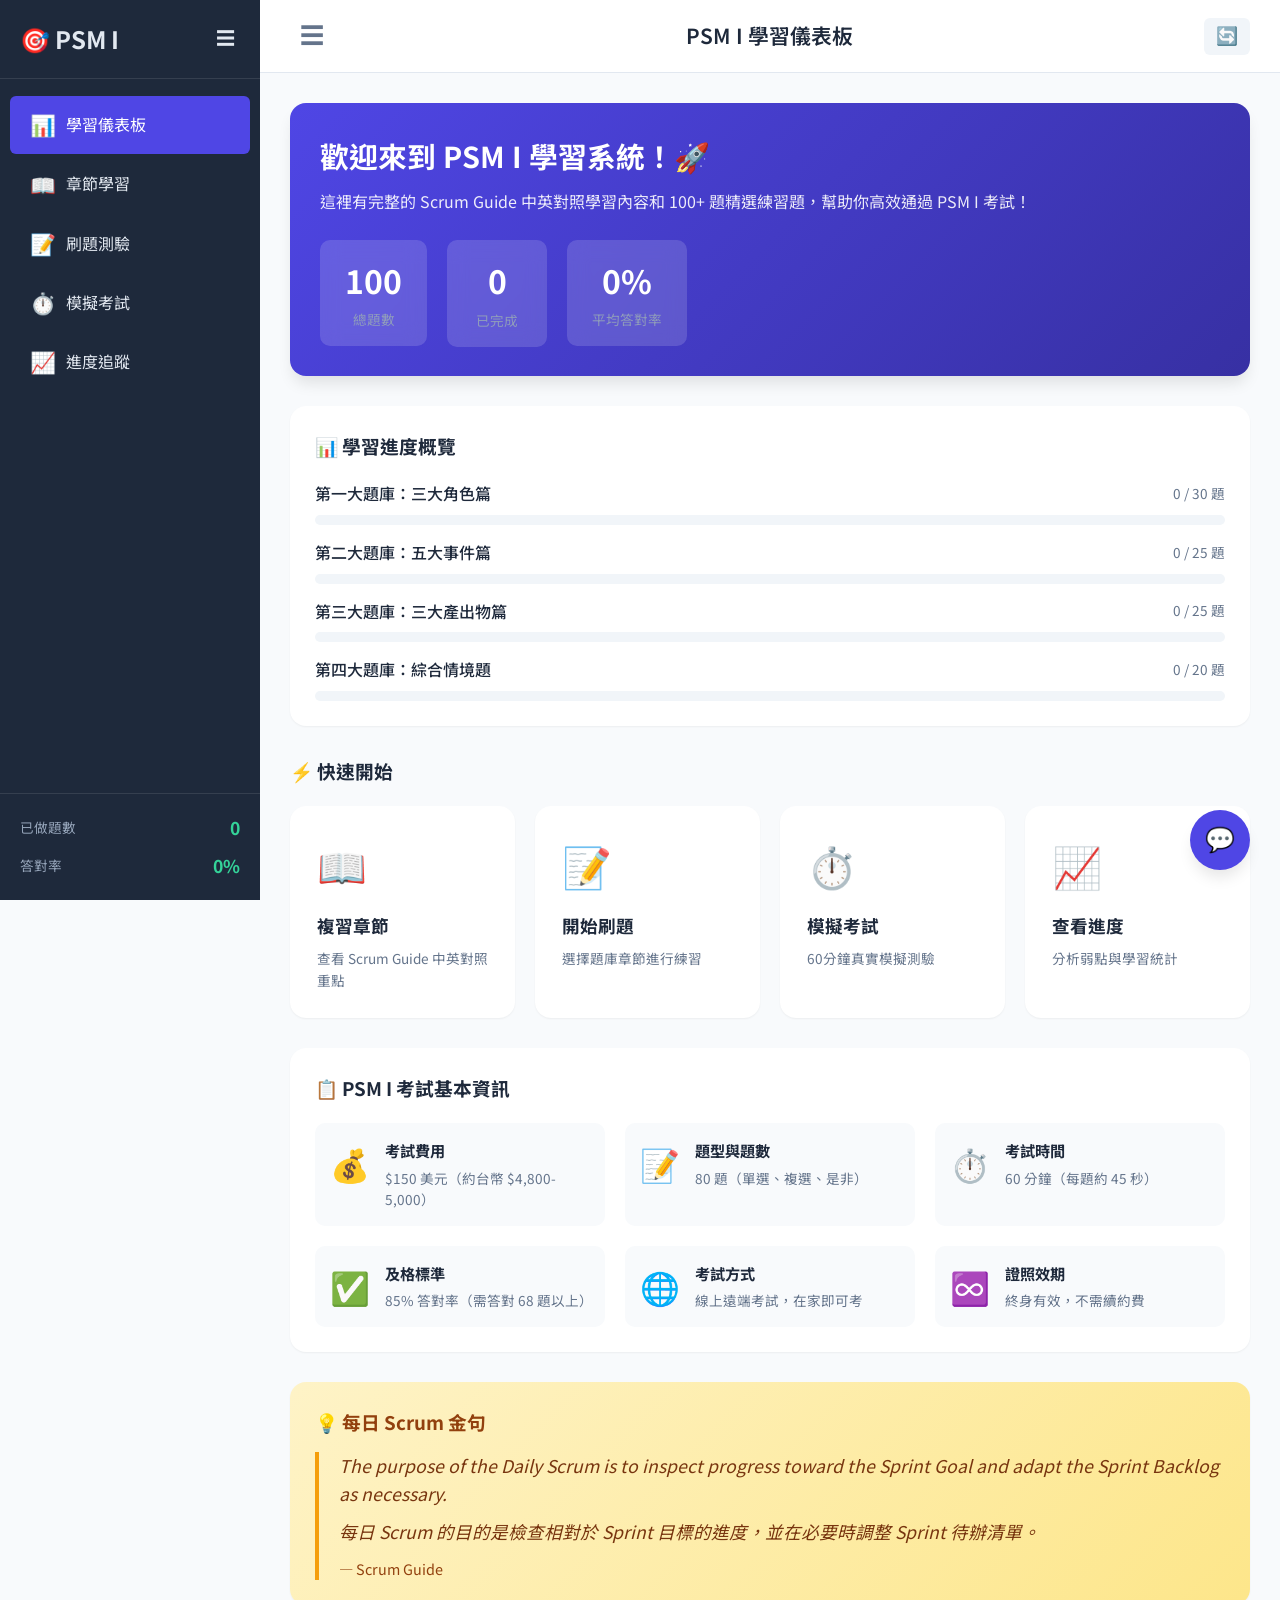
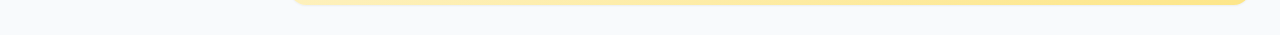
<file: index.html>
<!DOCTYPE html>
<html lang="zh-TW">
<head>
    <meta charset="UTF-8">
    <meta name="viewport" content="width=device-width, initial-scale=1.0">
    <meta http-equiv="Cache-Control" content="no-cache, no-store, must-revalidate">
    <meta http-equiv="Pragma" content="no-cache">
    <meta http-equiv="Expires" content="0">
    <title>PSM I 學習系統 - Professional Scrum Master</title>
    <link rel="stylesheet" href="style.css?v=2">
    <link rel="preconnect" href="https://fonts.googleapis.com">
    <link href="https://fonts.googleapis.com/css2?family=Noto+Sans+TC:wght@300;400;500;700&family=Inter:wght@300;400;500;600;700&display=swap" rel="stylesheet">
</head>
<body>
    <!-- 側邊導航 -->
    <nav class="sidebar" id="sidebar">
        <div class="sidebar-header">
            <h2>🎯 PSM I</h2>
            <button class="sidebar-toggle" onclick="toggleSidebar()">☰</button>
        </div>
        <ul class="nav-menu">
            <li><a href="index.html" class="nav-link active" data-page="dashboard">
                <span class="nav-icon">📊</span>
                <span>學習儀表板</span>
            </a></li>
            <li><a href="study.html" class="nav-link" data-page="study">
                <span class="nav-icon">📖</span>
                <span>章節學習</span>
            </a></li>
            <li><a href="quiz.html" class="nav-link" data-page="quiz">
                <span class="nav-icon">📝</span>
                <span>刷題測驗</span>
            </a></li>
            <li><a href="mock_exam.html" class="nav-link" data-page="exam">
                <span class="nav-icon">⏱️</span>
                <span>模擬考試</span>
            </a></li>
            <li><a href="progress.html" class="nav-link" data-page="progress">
                <span class="nav-icon">📈</span>
                <span>進度追蹤</span>
            </a></li>
        </ul>
        <div class="sidebar-footer">
            <div class="stats-mini">
                <div class="stat-item">
                    <span class="stat-label">已做題數</span>
                    <span class="stat-value" id="total-answered">0</span>
                </div>
                <div class="stat-item">
                    <span class="stat-label">答對率</span>
                    <span class="stat-value" id="accuracy-rate">0%</span>
                </div>
            </div>
        </div>
    </nav>

    <!-- 主要內容區 -->
    <main class="main-content">
        <!-- 頂部導航 -->
        <header class="top-header">
            <button class="menu-btn" onclick="toggleSidebar()">☰</button>
            <h1>PSM I 學習儀表板</h1>
            <div class="header-actions">
                <button class="btn-icon" onclick="resetProgress()" title="重置進度">🔄</button>
            </div>
        </header>

        <!-- 儀表板內容 -->
        <div class="dashboard-content">
            <!-- 歡迎區塊 -->
            <section class="welcome-banner">
                <div class="welcome-text">
                    <h2>歡迎來到 PSM I 學習系統！🚀</h2>
                    <p>這裡有完整的 Scrum Guide 中英對照學習內容和 100+ 題精選練習題，幫助你高效通過 PSM I 考試！</p>
                </div>
                <div class="welcome-stats">
                    <div class="stat-card">
                        <span class="stat-number" id="total-questions">100</span>
                        <span class="stat-label">總題數</span>
                    </div>
                    <div class="stat-card">
                        <span class="stat-number" id="completed-questions">0</span>
                        <span class="stat-label">已完成</span>
                    </div>
                    <div class="stat-card">
                        <span class="stat-number" id="pass-rate">0%</span>
                        <span class="stat-label">平均答對率</span>
                    </div>
                </div>
            </section>

            <!-- 學習進度概覽 -->
            <section class="progress-overview">
                <h3>📊 學習進度概覽</h3>
                <div class="progress-bars">
                    <div class="progress-item">
                        <div class="progress-info">
                            <span class="progress-title">第一大題庫：三大角色篇</span>
                            <span class="progress-count"><span class="done">0</span> / 30 題</span>
                        </div>
                        <div class="progress-bar">
                            <div class="progress-fill" data-section="1" style="width: 0%"></div>
                        </div>
                    </div>
                    <div class="progress-item">
                        <div class="progress-info">
                            <span class="progress-title">第二大題庫：五大事件篇</span>
                            <span class="progress-count"><span class="done">0</span> / 25 題</span>
                        </div>
                        <div class="progress-bar">
                            <div class="progress-fill" data-section="2" style="width: 0%"></div>
                        </div>
                    </div>
                    <div class="progress-item">
                        <div class="progress-info">
                            <span class="progress-title">第三大題庫：三大產出物篇</span>
                            <span class="progress-count"><span class="done">0</span> / 25 題</span>
                        </div>
                        <div class="progress-bar">
                            <div class="progress-fill" data-section="3" style="width: 0%"></div>
                        </div>
                    </div>
                    <div class="progress-item">
                        <div class="progress-info">
                            <span class="progress-title">第四大題庫：綜合情境題</span>
                            <span class="progress-count"><span class="done">0</span> / 20 題</span>
                        </div>
                        <div class="progress-bar">
                            <div class="progress-fill" data-section="4" style="width: 0%"></div>
                        </div>
                    </div>
                </div>
            </section>

            <!-- 快速開始 -->
            <section class="quick-start">
                <h3>⚡ 快速開始</h3>
                <div class="quick-cards">
                    <a href="study.html" class="quick-card">
                        <div class="card-icon">📖</div>
                        <h4>複習章節</h4>
                        <p>查看 Scrum Guide 中英對照重點</p>
                    </a>
                    <a href="quiz.html" class="quick-card">
                        <div class="card-icon">📝</div>
                        <h4>開始刷題</h4>
                        <p>選擇題庫章節進行練習</p>
                    </a>
                    <a href="mock_exam.html" class="quick-card">
                        <div class="card-icon">⏱️</div>
                        <h4>模擬考試</h4>
                        <p>60分鐘真實模擬測驗</p>
                    </a>
                    <a href="progress.html" class="quick-card">
                        <div class="card-icon">📈</div>
                        <h4>查看進度</h4>
                        <p>分析弱點與學習統計</p>
                    </a>
                </div>
            </section>

            <!-- 考試資訊 -->
            <section class="exam-info">
                <h3>📋 PSM I 考試基本資訊</h3>
                <div class="info-grid">
                    <div class="info-item">
                        <span class="info-icon">💰</span>
                        <div>
                            <h4>考試費用</h4>
                            <p>$150 美元（約台幣 $4,800-5,000）</p>
                        </div>
                    </div>
                    <div class="info-item">
                        <span class="info-icon">📝</span>
                        <div>
                            <h4>題型與題數</h4>
                            <p>80 題（單選、複選、是非）</p>
                        </div>
                    </div>
                    <div class="info-item">
                        <span class="info-icon">⏱️</span>
                        <div>
                            <h4>考試時間</h4>
                            <p>60 分鐘（每題約 45 秒）</p>
                        </div>
                    </div>
                    <div class="info-item">
                        <span class="info-icon">✅</span>
                        <div>
                            <h4>及格標準</h4>
                            <p>85% 答對率（需答對 68 題以上）</p>
                        </div>
                    </div>
                    <div class="info-item">
                        <span class="info-icon">🌐</span>
                        <div>
                            <h4>考試方式</h4>
                            <p>線上遠端考試，在家即可考</p>
                        </div>
                    </div>
                    <div class="info-item">
                        <span class="info-icon">♾️</span>
                        <div>
                            <h4>證照效期</h4>
                            <p>終身有效，不需續約費</p>
                        </div>
                    </div>
                </div>
            </section>

            <!-- 每日一句 -->
            <section class="daily-tip">
                <h3>💡 每日 Scrum 金句</h3>
                <blockquote id="daily-quote">
                    <p>"Scrum 不是理論，它是基於經驗主義和漸進式過程控制的方法。"</p>
                    <footer>— Scrum Guide</footer>
                </blockquote>
            </section>
        </div>
    </main>

    <!-- 聊天視窗按鈕 -->
    <button class="chat-toggle-btn" id="chatToggleBtn" onclick="toggleChat()">💬</button>

    <!-- 聊天視窗 -->
    <div class="chat-window" id="chatWindow">
        <div class="chat-header">
            <h3>🤖 Agnes AI 教練</h3>
            <button class="chat-close" onclick="toggleChat()">✕</button>
        </div>
        <div class="chat-messages" id="chatMessages">
            <div class="message ai-message">
                <div class="message-content">
                    你好！我是 Agnes AI 教練，有任何 PSM I 的問題都可以問我！例如：
                    <ul>
                        <li>Scrum 的三大角色是什麼？</li>
                        <li>Sprint Planning 要做什麼？</li>
                        <li>什麼是 Definition of Done？</li>
                    </ul>
                    請隨時提問！
                </div>
            </div>
        </div>
        <div class="chat-input">
            <input type="text" id="chatInput" placeholder="輸入你的問題..." onkeypress="handleChatKeypress(event)">
            <button onclick="sendChatMessage()">發送</button>
        </div>
    </div>

    <script src="app.js"></script>
    <script>
        // 頁面載入時初始化
        document.addEventListener('DOMContentLoaded', function() {
            updateDashboardStats();
            loadDailyQuote();
        });
    </script>
</body>
</html>
</file>
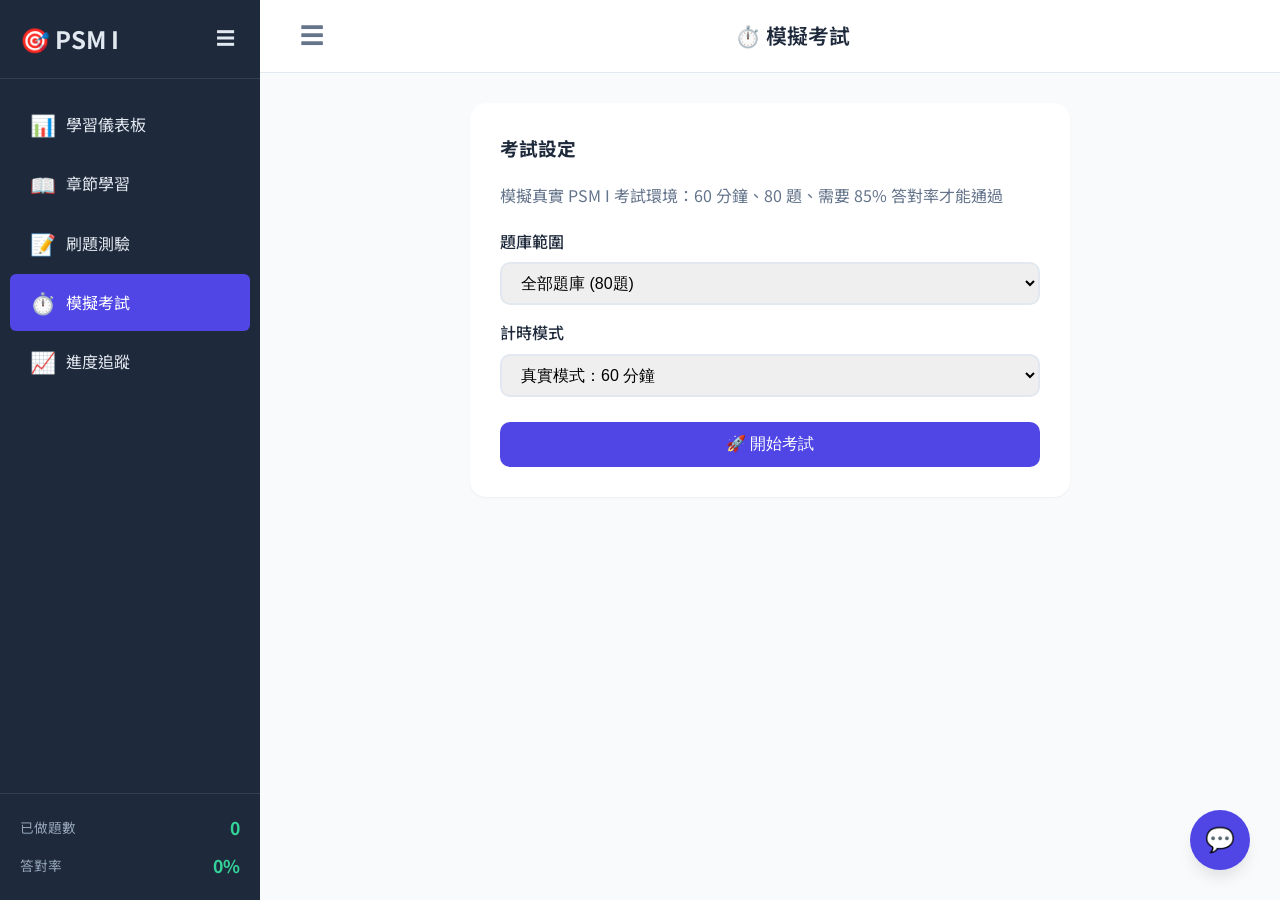
<file: mock_exam.html>
<!DOCTYPE html>
<html lang="zh-TW">
<head>
    <meta charset="UTF-8">
    <meta name="viewport" content="width=device-width, initial-scale=1.0">
    <title>模擬考試 - PSM I 學習系統</title>
    <link rel="stylesheet" href="style.css">
    <link href="https://fonts.googleapis.com/css2?family=Noto+Sans+TC:wght@300;400;500;700&family=Inter:wght@300;400;500;600;700&display=swap" rel="stylesheet">
</head>
<body>
    <!-- 側邊導航 -->
    <nav class="sidebar" id="sidebar">
        <div class="sidebar-header">
            <h2>🎯 PSM I</h2>
            <button class="sidebar-toggle" onclick="toggleSidebar()">☰</button>
        </div>
        <ul class="nav-menu">
            <li><a href="index.html" class="nav-link" data-page="dashboard">
                <span class="nav-icon">📊</span>
                <span>學習儀表板</span>
            </a></li>
            <li><a href="study.html" class="nav-link" data-page="study">
                <span class="nav-icon">📖</span>
                <span>章節學習</span>
            </a></li>
            <li><a href="quiz.html" class="nav-link" data-page="quiz">
                <span class="nav-icon">📝</span>
                <span>刷題測驗</span>
            </a></li>
            <li><a href="mock_exam.html" class="nav-link active" data-page="exam">
                <span class="nav-icon">⏱️</span>
                <span>模擬考試</span>
            </a></li>
            <li><a href="progress.html" class="nav-link" data-page="progress">
                <span class="nav-icon">📈</span>
                <span>進度追蹤</span>
            </a></li>
        </ul>
        <div class="sidebar-footer">
            <div class="stats-mini">
                <div class="stat-item">
                    <span class="stat-label">已做題數</span>
                    <span class="stat-value" id="total-answered">0</span>
                </div>
                <div class="stat-item">
                    <span class="stat-label">答對率</span>
                    <span class="stat-value" id="accuracy-rate">0%</span>
                </div>
            </div>
        </div>
    </nav>

    <!-- 主要內容區 -->
    <main class="main-content">
        <header class="top-header">
            <button class="menu-btn" onclick="toggleSidebar()">☰</button>
            <h1>⏱️ 模擬考試</h1>
            <div class="header-actions"></div>
        </header>

        <div class="dashboard-content">
            <!-- 考試設定 -->
            <div id="examSetup" class="exam-setup">
                <h3>考試設定</h3>
                <p style="color: var(--text-secondary); margin-bottom: 20px;">
                    模擬真實 PSM I 考試環境：60 分鐘、80 題、需要 85% 答對率才能通過
                </p>
                
                <div class="exam-options">
                    <div class="exam-option-group">
                        <label>題庫範圍</label>
                        <select id="examRange">
                            <option value="all">全部題庫 (80題)</option>
                            <option value="section1">僅第一大題庫 (30題)</option>
                            <option value="section2">僅第二大題庫 (25題)</option>
                            <option value="section3">僅第三大題庫 (25題)</option>
                            <option value="section4">僅第四大題庫 (20題)</option>
                        </select>
                    </div>
                    <div class="exam-option-group">
                        <label>計時模式</label>
                        <select id="examTimer">
                            <option value="60">真實模式：60 分鐘</option>
                            <option value="90">延長模式：90 分鐘</option>
                            <option value="0">不限時（練習模式）</option>
                        </select>
                    </div>
                </div>

                <button class="btn btn-primary" onclick="startExam()" style="width: 100%; justify-content: center;">
                    🚀 開始考試
                </button>
            </div>

            <!-- 考試區域 -->
            <div id="examArea" style="display: none;">
                <div class="exam-timer" id="examTimerDisplay">60:00</div>
                
                <div class="quiz-area">
                    <div class="quiz-header">
                        <div class="quiz-progress">
                            題目 <span id="examCurrentQuestion">1</span> / <span id="examTotalQuestions">80</span>
                        </div>
                        <div class="quiz-score">
                            <span class="score-item score-correct">✓ <span id="examCorrectCount">0</span></span>
                            <span class="score-item score-wrong">✗ <span id="examWrongCount">0</span></span>
                        </div>
                    </div>

                    <!-- 題目導航 -->
                    <div class="question-nav" style="margin-bottom: 20px;">
                        <div id="questionNavGrid" style="display: flex; flex-wrap: wrap; gap: 5px;"></div>
                    </div>

                    <div id="examQuestionContainer" class="question-card">
                        <!-- 題目內容會由 JS 動態插入 -->
                    </div>

                    <div class="quiz-actions">
                        <button class="btn btn-secondary" id="examPrevBtn" onclick="examPrevQuestion()" disabled>上一題</button>
                        <button class="btn btn-secondary" onclick="flagQuestion()">🚩 標記</button>
                        <button class="btn btn-primary" id="examNextBtn" onclick="examNextQuestion()">下一題</button>
                    </div>
                </div>
            </div>
        </div>
    </main>

    <!-- 結果彈窗 -->
    <div class="modal-overlay" id="resultModal">
        <div class="modal">
            <h2 id="resultTitle">考試結果</h2>
            <div class="result-score" id="resultScore">85%</div>
            <p class="result-message" id="resultMessage">恭喜通過！</p>
            <div style="margin-top: 20px;">
                <button class="btn btn-primary" onclick="reviewExam()">📋 檢視解析</button>
                <button class="btn btn-secondary" onclick="closeModal()">關閉</button>
            </div>
        </div>
    </div>

    <!-- 聊天視窗按鈕 -->
    <button class="chat-toggle-btn" id="chatToggleBtn" onclick="toggleChat()">💬</button>

    <!-- 聊天視窗 -->
    <div class="chat-window" id="chatWindow">
        <div class="chat-header">
            <h3>🤖 Agnes AI 教練</h3>
            <button class="chat-close" onclick="toggleChat()">✕</button>
        </div>
        <div class="chat-messages" id="chatMessages">
            <div class="message ai-message">
                <div class="message-content">
                    你好！我是 Agnes AI 教練，考試後有任何問題都可以問我！
                </div>
            </div>
        </div>
        <div class="chat-input">
            <input type="text" id="chatInput" placeholder="輸入你的問題..." onkeypress="handleChatKeypress(event)">
            <button onclick="sendChatMessage()">發送</button>
        </div>
    </div>

    <script src="app.js"></script>
    <script src="quiz.js"></script>
    <script>
        document.addEventListener('DOMContentLoaded', function() {
            updateSidebarStats();
        });
    </script>
</body>
</html>
</file>
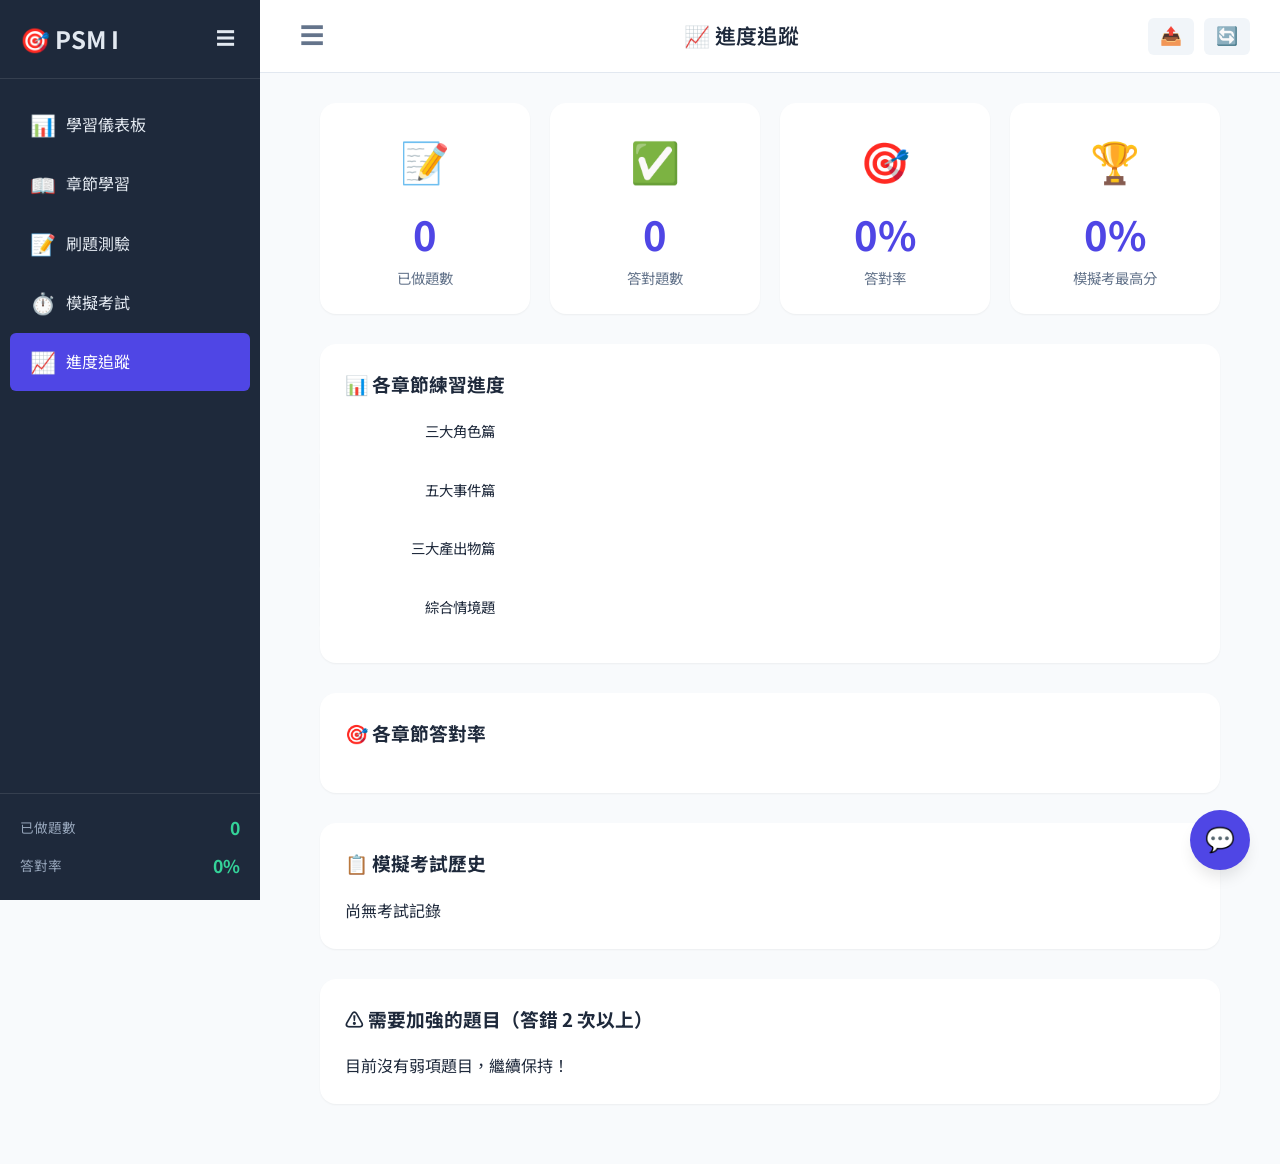
<file: progress.html>
<!DOCTYPE html>
<html lang="zh-TW">
<head>
    <meta charset="UTF-8">
    <meta name="viewport" content="width=device-width, initial-scale=1.0">
    <title>進度追蹤 - PSM I 學習系統</title>
    <link rel="stylesheet" href="style.css">
    <link href="https://fonts.googleapis.com/css2?family=Noto+Sans+TC:wght@300;400;500;700&family=Inter:wght@300;400;500;600;700&display=swap" rel="stylesheet">
</head>
<body>
    <!-- 側邊導航 -->
    <nav class="sidebar" id="sidebar">
        <div class="sidebar-header">
            <h2>🎯 PSM I</h2>
            <button class="sidebar-toggle" onclick="toggleSidebar()">☰</button>
        </div>
        <ul class="nav-menu">
            <li><a href="index.html" class="nav-link" data-page="dashboard">
                <span class="nav-icon">📊</span>
                <span>學習儀表板</span>
            </a></li>
            <li><a href="study.html" class="nav-link" data-page="study">
                <span class="nav-icon">📖</span>
                <span>章節學習</span>
            </a></li>
            <li><a href="quiz.html" class="nav-link" data-page="quiz">
                <span class="nav-icon">📝</span>
                <span>刷題測驗</span>
            </a></li>
            <li><a href="mock_exam.html" class="nav-link" data-page="exam">
                <span class="nav-icon">⏱️</span>
                <span>模擬考試</span>
            </a></li>
            <li><a href="progress.html" class="nav-link active" data-page="progress">
                <span class="nav-icon">📈</span>
                <span>進度追蹤</span>
            </a></li>
        </ul>
        <div class="sidebar-footer">
            <div class="stats-mini">
                <div class="stat-item">
                    <span class="stat-label">已做題數</span>
                    <span class="stat-value" id="total-answered">0</span>
                </div>
                <div class="stat-item">
                    <span class="stat-label">答對率</span>
                    <span class="stat-value" id="accuracy-rate">0%</span>
                </div>
            </div>
        </div>
    </nav>

    <!-- 主要內容區 -->
    <main class="main-content">
        <header class="top-header">
            <button class="menu-btn" onclick="toggleSidebar()">☰</button>
            <h1>📈 進度追蹤</h1>
            <div class="header-actions">
                <button class="btn-icon" onclick="exportProgress()" title="匯出進度">📤</button>
                <button class="btn-icon" onclick="resetProgress()" title="重置進度">🔄</button>
            </div>
        </header>

        <div class="dashboard-content">
            <div class="progress-container">
                <!-- 統計卡片 -->
                <div class="stats-grid">
                    <div class="stat-card-large">
                        <div class="stat-icon">📝</div>
                        <div class="stat-number" id="statTotalAnswered">0</div>
                        <div class="stat-label">已做題數</div>
                    </div>
                    <div class="stat-card-large">
                        <div class="stat-icon">✅</div>
                        <div class="stat-number" id="statCorrect">0</div>
                        <div class="stat-label">答對題數</div>
                    </div>
                    <div class="stat-card-large">
                        <div class="stat-icon">🎯</div>
                        <div class="stat-number" id="statAccuracy">0%</div>
                        <div class="stat-label">答對率</div>
                    </div>
                    <div class="stat-card-large">
                        <div class="stat-icon">🏆</div>
                        <div class="stat-number" id="statExamScore">0%</div>
                        <div class="stat-label">模擬考最高分</div>
                    </div>
                </div>

                <!-- 各章節進度 -->
                <div class="chart-container">
                    <h3>📊 各章節練習進度</h3>
                    <div class="bar-chart" id="sectionProgressChart">
                        <!-- 由 JS 動態生成 -->
                    </div>
                </div>

                <!-- 各章節答對率 -->
                <div class="chart-container">
                    <h3>🎯 各章節答對率</h3>
                    <div class="bar-chart" id="sectionAccuracyChart">
                        <!-- 由 JS 動態生成 -->
                    </div>
                </div>

                <!-- 模擬考試歷史 -->
                <div class="chart-container">
                    <h3>📋 模擬考試歷史</h3>
                    <div id="examHistoryList" class="weak-list">
                        <p style="text-align: center; color: var(--text-secondary); padding: 20px;">
                            尚無考試記錄，快去模擬考試頁面挑戰吧！
                        </p>
                    </div>
                </div>

                <!-- 弱點題目 -->
                <div class="chart-container">
                    <h3>⚠️ 需要加強的題目（答錯 2 次以上）</h3>
                    <div id="weakQuestionsList" class="weak-list">
                        <p style="text-align: center; color: var(--text-secondary); padding: 20px;">
                            太棒了！目前沒有需要加強的題目。
                        </p>
                    </div>
                </div>

                <!-- 快速練習弱點 -->
                <div class="chart-container" id="weakReviewContainer" style="display: none;">
                    <h3>🔄 弱點複習</h3>
                    <p style="margin-bottom: 15px; color: var(--text-secondary);">
                        這裡是你答錯次數最多的題目，建議優先練習這些題目！
                    </p>
                    <button class="btn btn-primary" onclick="startWeakReview()" style="width: 100%; justify-content: center;">
                        🎯 開始弱點複習
                    </button>
                </div>
            </div>
        </div>
    </main>

    <!-- 聊天視窗按鈕 -->
    <button class="chat-toggle-btn" id="chatToggleBtn" onclick="toggleChat()">💬</button>

    <!-- 聊天視窗 -->
    <div class="chat-window" id="chatWindow">
        <div class="chat-header">
            <h3>🤖 Agnes AI 教練</h3>
            <button class="chat-close" onclick="toggleChat()">✕</button>
        </div>
        <div class="chat-messages" id="chatMessages">
            <div class="message ai-message">
                <div class="message-content">
                    你好！我是 Agnes AI 教練，看到你的進度報告後，有任何問題都可以問我！
                </div>
            </div>
        </div>
        <div class="chat-input">
            <input type="text" id="chatInput" placeholder="輸入你的問題..." onkeypress="handleChatKeypress(event)">
            <button onclick="sendChatMessage()">發送</button>
        </div>
    </div>

    <script src="app.js"></script>
    <script src="quiz.js"></script>
    <script>
        document.addEventListener('DOMContentLoaded', function() {
            updateSidebarStats();
            loadProgressPage();
        });
    </script>
</body>
</html>
</file>
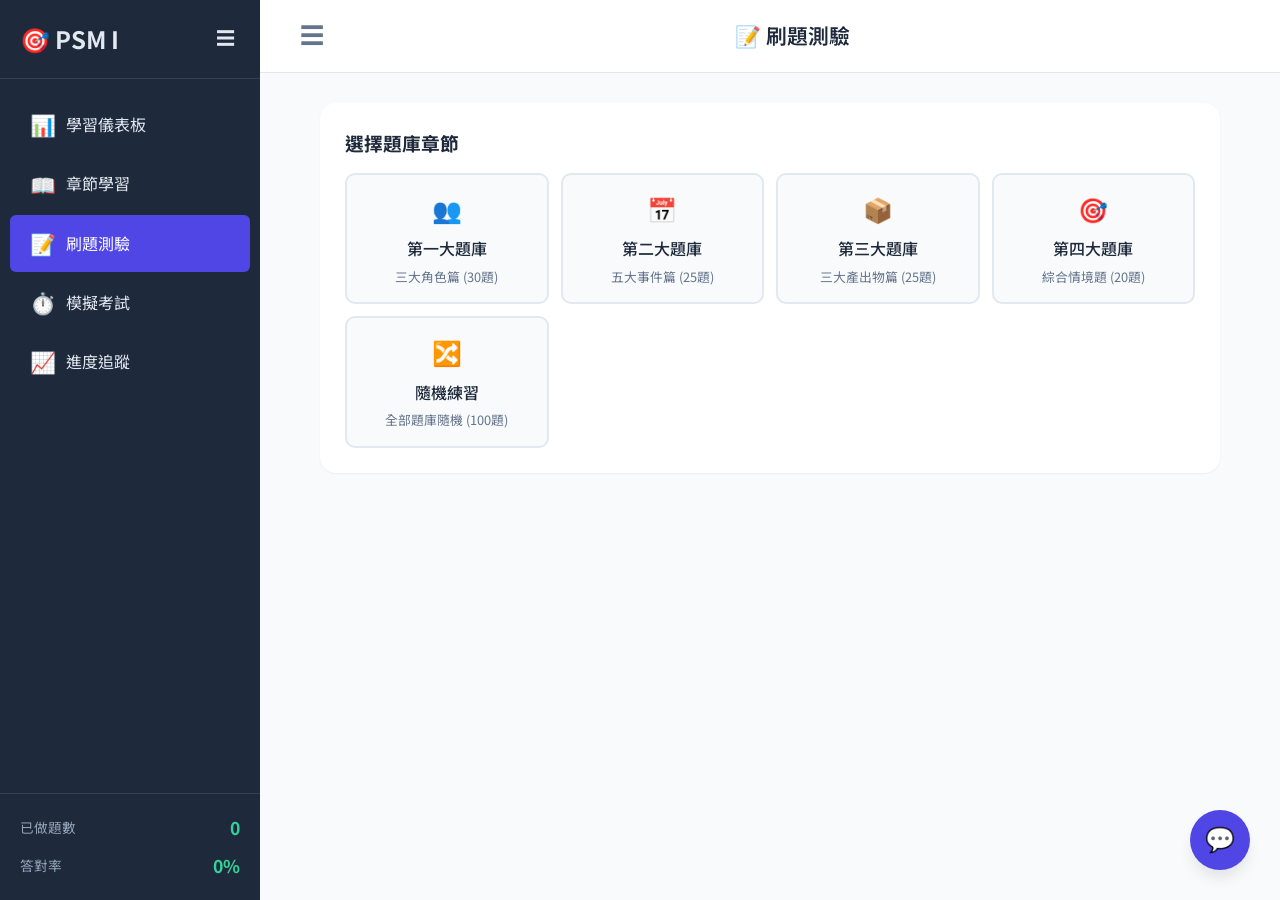
<file: quiz.html>
<!DOCTYPE html>
<html lang="zh-TW">
<head>
    <meta charset="UTF-8">
    <meta name="viewport" content="width=device-width, initial-scale=1.0">
    <title>刷題測驗 - PSM I 學習系統</title>
    <link rel="stylesheet" href="style.css">
    <link href="https://fonts.googleapis.com/css2?family=Noto+Sans+TC:wght@300;400;500;700&family=Inter:wght@300;400;500;600;700&display=swap" rel="stylesheet">
</head>
<body>
    <!-- 側邊導航 -->
    <nav class="sidebar" id="sidebar">
        <div class="sidebar-header">
            <h2>🎯 PSM I</h2>
            <button class="sidebar-toggle" onclick="toggleSidebar()">☰</button>
        </div>
        <ul class="nav-menu">
            <li><a href="index.html" class="nav-link" data-page="dashboard">
                <span class="nav-icon">📊</span>
                <span>學習儀表板</span>
            </a></li>
            <li><a href="study.html" class="nav-link" data-page="study">
                <span class="nav-icon">📖</span>
                <span>章節學習</span>
            </a></li>
            <li><a href="quiz.html" class="nav-link active" data-page="quiz">
                <span class="nav-icon">📝</span>
                <span>刷題測驗</span>
            </a></li>
            <li><a href="mock_exam.html" class="nav-link" data-page="exam">
                <span class="nav-icon">⏱️</span>
                <span>模擬考試</span>
            </a></li>
            <li><a href="progress.html" class="nav-link" data-page="progress">
                <span class="nav-icon">📈</span>
                <span>進度追蹤</span>
            </a></li>
        </ul>
        <div class="sidebar-footer">
            <div class="stats-mini">
                <div class="stat-item">
                    <span class="stat-label">已做題數</span>
                    <span class="stat-value" id="total-answered">0</span>
                </div>
                <div class="stat-item">
                    <span class="stat-label">答對率</span>
                    <span class="stat-value" id="accuracy-rate">0%</span>
                </div>
            </div>
        </div>
    </nav>

    <!-- 主要內容區 -->
    <main class="main-content">
        <header class="top-header">
            <button class="menu-btn" onclick="toggleSidebar()">☰</button>
            <h1>📝 刷題測驗</h1>
            <div class="header-actions"></div>
        </header>

        <div class="dashboard-content">
            <div class="quiz-container">
                <!-- 題庫選擇 -->
                <div id="quizSelector" class="quiz-selector">
                    <h3>選擇題庫章節</h3>
                    <div class="quiz-options">
                        <div class="quiz-option" onclick="startQuiz(1)">
                            <div class="option-icon">👥</div>
                            <div class="option-title">第一大題庫</div>
                            <div class="option-count">三大角色篇 (30題)</div>
                        </div>
                        <div class="quiz-option" onclick="startQuiz(2)">
                            <div class="option-icon">📅</div>
                            <div class="option-title">第二大題庫</div>
                            <div class="option-count">五大事件篇 (25題)</div>
                        </div>
                        <div class="quiz-option" onclick="startQuiz(3)">
                            <div class="option-icon">📦</div>
                            <div class="option-title">第三大題庫</div>
                            <div class="option-count">三大產出物篇 (25題)</div>
                        </div>
                        <div class="quiz-option" onclick="startQuiz(4)">
                            <div class="option-icon">🎯</div>
                            <div class="option-title">第四大題庫</div>
                            <div class="option-count">綜合情境題 (20題)</div>
                        </div>
                        <div class="quiz-option" onclick="startQuiz(0)">
                            <div class="option-icon">🔀</div>
                            <div class="option-title">隨機練習</div>
                            <div class="option-count">全部題庫隨機 (100題)</div>
                        </div>
                    </div>
                </div>

                <!-- 測驗區域 -->
                <div id="quizArea" class="quiz-area" style="display: none;">
                    <div class="quiz-header">
                        <div class="quiz-progress">
                            題目 <span id="currentQuestion">1</span> / <span id="totalQuestions">30</span>
                        </div>
                        <div class="quiz-score">
                            <span class="score-item score-correct">✓ <span id="correctCount">0</span></span>
                            <span class="score-item score-wrong">✗ <span id="wrongCount">0</span></span>
                        </div>
                    </div>
                    
                    <div id="questionContainer" class="question-card">
                        <!-- 題目內容會由 JS 動態插入 -->
                    </div>

                    <div class="quiz-actions">
                        <button class="btn btn-secondary" id="prevBtn" onclick="prevQuestion()" disabled>上一題</button>
                        <button class="btn btn-primary" id="nextBtn" onclick="nextQuestion()">下一題</button>
                    </div>
                </div>
            </div>
        </div>
    </main>

    <!-- 聊天視窗按鈕 -->
    <button class="chat-toggle-btn" id="chatToggleBtn" onclick="toggleChat()">💬</button>

    <!-- 聊天視窗 -->
    <div class="chat-window" id="chatWindow">
        <div class="chat-header">
            <h3>🤖 Agnes AI 教練</h3>
            <button class="chat-close" onclick="toggleChat()">✕</button>
        </div>
        <div class="chat-messages" id="chatMessages">
            <div class="message ai-message">
                <div class="message-content">
                    你好！我是 Agnes AI 教練，有任何題目不懂都可以問我！
                </div>
            </div>
        </div>
        <div class="chat-input">
            <input type="text" id="chatInput" placeholder="輸入你的問題..." onkeypress="handleChatKeypress(event)">
            <button onclick="sendChatMessage()">發送</button>
        </div>
    </div>

    <script src="app.js"></script>
    <script src="quiz.js"></script>
    <script>
        document.addEventListener('DOMContentLoaded', function() {
            updateSidebarStats();
        });
    </script>
</body>
</html>
</file>
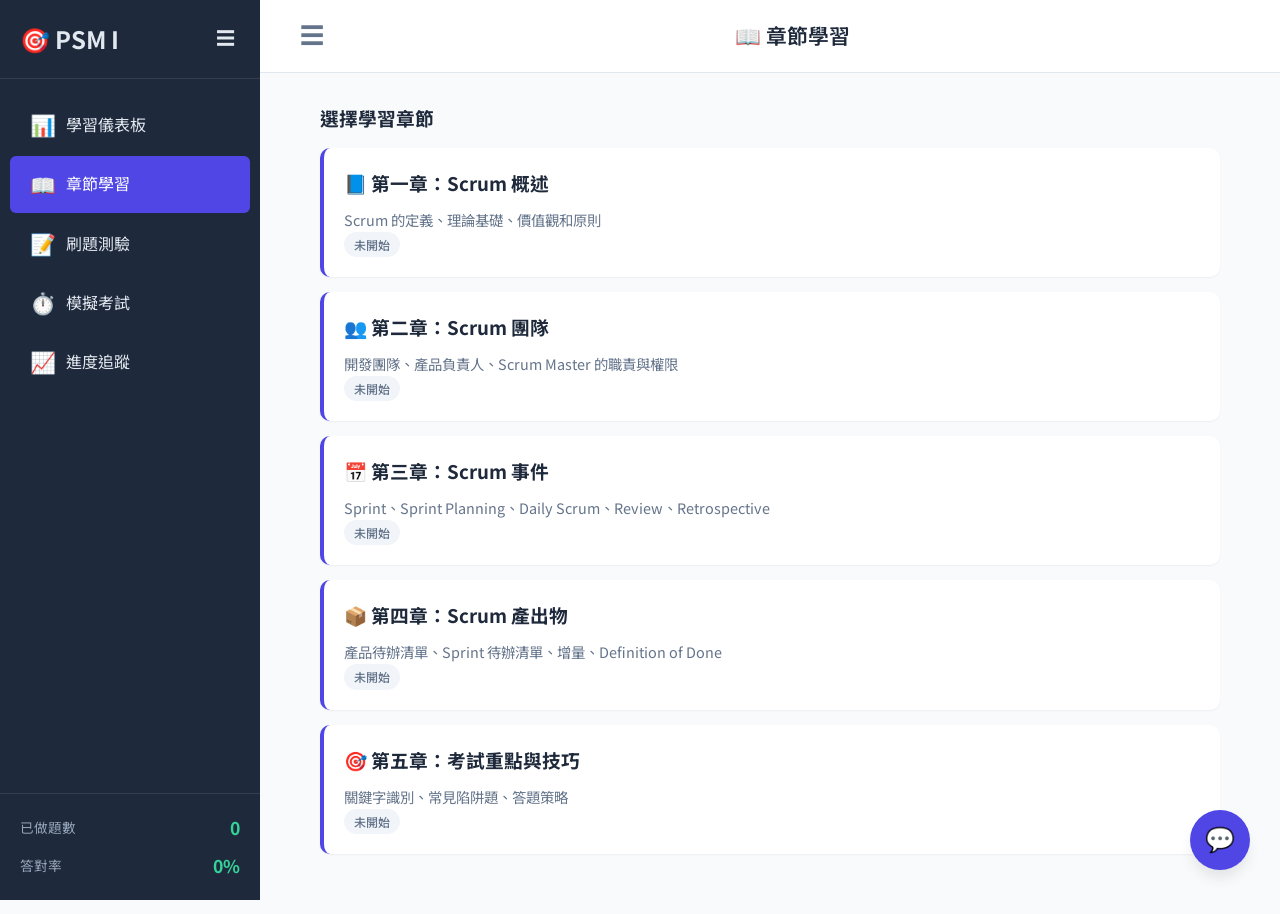
<file: study.html>
<!DOCTYPE html>
<html lang="zh-TW">
<head>
    <meta charset="UTF-8">
    <meta name="viewport" content="width=device-width, initial-scale=1.0">
    <meta http-equiv="Cache-Control" content="no-cache, no-store, must-revalidate">
    <meta http-equiv="Pragma" content="no-cache">
    <meta http-equiv="Expires" content="0">
    <title>章節學習 - PSM I 學習系統</title>
    <link rel="stylesheet" href="style.css?v=2">
    <link href="https://fonts.googleapis.com/css2?family=Noto+Sans+TC:wght@300;400;500;700&family=Inter:wght@300;400;500;600;700&display=swap" rel="stylesheet">
</head>
<body>
    <!-- 側邊導航 -->
    <nav class="sidebar" id="sidebar">
        <div class="sidebar-header">
            <h2>🎯 PSM I</h2>
            <button class="sidebar-toggle" onclick="toggleSidebar()">☰</button>
        </div>
        <ul class="nav-menu">
            <li><a href="index.html" class="nav-link" data-page="dashboard">
                <span class="nav-icon">📊</span>
                <span>學習儀表板</span>
            </a></li>
            <li><a href="study.html" class="nav-link active" data-page="study">
                <span class="nav-icon">📖</span>
                <span>章節學習</span>
            </a></li>
            <li><a href="quiz.html" class="nav-link" data-page="quiz">
                <span class="nav-icon">📝</span>
                <span>刷題測驗</span>
            </a></li>
            <li><a href="mock_exam.html" class="nav-link" data-page="exam">
                <span class="nav-icon">⏱️</span>
                <span>模擬考試</span>
            </a></li>
            <li><a href="progress.html" class="nav-link" data-page="progress">
                <span class="nav-icon">📈</span>
                <span>進度追蹤</span>
            </a></li>
        </ul>
        <div class="sidebar-footer">
            <div class="stats-mini">
                <div class="stat-item">
                    <span class="stat-label">已做題數</span>
                    <span class="stat-value" id="total-answered">0</span>
                </div>
                <div class="stat-item">
                    <span class="stat-label">答對率</span>
                    <span class="stat-value" id="accuracy-rate">0%</span>
                </div>
            </div>
        </div>
    </nav>

    <!-- 主要內容區 -->
    <main class="main-content">
        <header class="top-header">
            <button class="menu-btn" onclick="toggleSidebar()">☰</button>
            <h1>📖 章節學習</h1>
            <div class="header-actions"></div>
        </header>

        <div class="dashboard-content">
            <div class="study-container">
                <!-- 章節選擇 -->
                <div id="chapterList" class="chapter-list">
                    <h3>選擇學習章節</h3>
                    <div class="chapter-card" onclick="showChapter(1)">
                        <h3>📘 第一章：Scrum 概述</h3>
                        <p>Scrum 的定義、理論基礎、價值觀和原則</p>
                        <span class="chapter-status not-started" id="status-1">未開始</span>
                    </div>
                    <div class="chapter-card" onclick="showChapter(2)">
                        <h3>👥 第二章：Scrum 團隊</h3>
                        <p>開發團隊、產品負責人、Scrum Master 的職責與權限</p>
                        <span class="chapter-status not-started" id="status-2">未開始</span>
                    </div>
                    <div class="chapter-card" onclick="showChapter(3)">
                        <h3>📅 第三章：Scrum 事件</h3>
                        <p>Sprint、Sprint Planning、Daily Scrum、Review、Retrospective</p>
                        <span class="chapter-status not-started" id="status-3">未開始</span>
                    </div>
                    <div class="chapter-card" onclick="showChapter(4)">
                        <h3>📦 第四章：Scrum 產出物</h3>
                        <p>產品待辦清單、Sprint 待辦清單、增量、Definition of Done</p>
                        <span class="chapter-status not-started" id="status-4">未開始</span>
                    </div>
                    <div class="chapter-card" onclick="showChapter(5)">
                        <h3>🎯 第五章：考試重點與技巧</h3>
                        <p>關鍵字識別、常見陷阱題、答題策略</p>
                        <span class="chapter-status not-started" id="status-5">未開始</span>
                    </div>
                </div>

                <!-- 章節內容 -->
                <div id="chapterContent" class="study-content" style="display: none;">
                    <button class="back-btn" onclick="backToChapters()">← 返回章節列表</button>
                    <div id="chapterBody"></div>
                </div>
            </div>
        </div>
    </main>

    <!-- 聊天視窗按鈕 -->
    <button class="chat-toggle-btn" id="chatToggleBtn" onclick="toggleChat()">💬</button>

    <!-- 聊天視窗 -->
    <div class="chat-window" id="chatWindow">
        <div class="chat-header">
            <h3>🤖 Agnes AI 教練</h3>
            <button class="chat-close" onclick="toggleChat()">✕</button>
        </div>
        <div class="chat-messages" id="chatMessages">
            <div class="message ai-message">
                <div class="message-content">
                    你好！我是 Agnes AI 教練，學習過程中有任何問題都可以問我！
                </div>
            </div>
        </div>
        <div class="chat-input">
            <input type="text" id="chatInput" placeholder="輸入你的問題..." onkeypress="handleChatKeypress(event)">
            <button onclick="sendChatMessage()">發送</button>
        </div>
    </div>

    <script src="app.js"></script>
    <script>
        document.addEventListener('DOMContentLoaded', function() {
            updateSidebarStats();
        });
    </script>
</body>
</html>
</file>
<file: style.css>
/* ===== CSS Variables ===== */
:root {
    --primary-color: #4f46e5;
    --primary-light: #818cf8;
    --primary-dark: #3730a3;
    --secondary-color: #10b981;
    --secondary-light: #34d399;
    --accent-color: #f59e0b;
    --danger-color: #ef4444;
    --success-color: #22c55e;
    --warning-color: #f97316;
    
    --bg-primary: #ffffff;
    --bg-secondary: #f8fafc;
    --bg-tertiary: #f1f5f9;
    --bg-sidebar: #1e293b;
    --bg-sidebar-hover: #334155;
    
    --text-primary: #1e293b;
    --text-secondary: #64748b;
    --text-light: #94a3b8;
    --text-sidebar: #e2e8f0;
    --text-sidebar-active: #ffffff;
    
    --border-color: #e2e8f0;
    --border-light: #f1f5f9;
    
    --shadow-sm: 0 1px 2px rgba(0, 0, 0, 0.05);
    --shadow-md: 0 4px 6px -1px rgba(0, 0, 0, 0.1);
    --shadow-lg: 0 10px 15px -3px rgba(0, 0, 0, 0.1);
    --shadow-xl: 0 20px 25px -5px rgba(0, 0, 0, 0.1);
    
    --radius-sm: 6px;
    --radius-md: 10px;
    --radius-lg: 16px;
    --radius-xl: 24px;
    
    --transition: all 0.3s ease;
}

/* ===== Reset & Base ===== */
* {
    margin: 0;
    padding: 0;
    box-sizing: border-box;
}

body {
    font-family: 'Noto Sans TC', 'Inter', -apple-system, BlinkMacSystemFont, sans-serif;
    background: var(--bg-secondary);
    color: var(--text-primary);
    line-height: 1.6;
    min-height: 100vh;
}

/* ===== Layout ===== */
.sidebar {
    position: fixed;
    left: 0;
    top: 0;
    width: 260px;
    height: 100vh;
    background: var(--bg-sidebar);
    color: var(--text-sidebar);
    display: flex;
    flex-direction: column;
    z-index: 100;
    transition: var(--transition);
}

.sidebar.collapsed {
    width: 70px;
}

.sidebar.collapsed .nav-link span:not(.nav-icon) {
    display: none;
}

.sidebar.collapsed .sidebar-header h2 {
    display: none;
}

.sidebar-header {
    padding: 20px;
    display: flex;
    justify-content: space-between;
    align-items: center;
    border-bottom: 1px solid rgba(255, 255, 255, 0.1);
}

.sidebar-header h2 {
    font-size: 1.5rem;
    font-weight: 700;
}

.sidebar-toggle {
    background: none;
    border: none;
    color: var(--text-sidebar);
    font-size: 1.2rem;
    cursor: pointer;
    padding: 5px;
}

.nav-menu {
    list-style: none;
    padding: 15px 0;
    flex: 1;
}

.nav-link {
    display: flex;
    align-items: center;
    padding: 12px 20px;
    color: var(--text-sidebar);
    text-decoration: none;
    transition: var(--transition);
    margin: 2px 10px;
    border-radius: var(--radius-sm);
}

.nav-link:hover {
    background: var(--bg-sidebar-hover);
}

.nav-link.active {
    background: var(--primary-color);
    color: var(--text-sidebar-active);
}

.nav-icon {
    font-size: 1.3rem;
    margin-right: 12px;
    width: 24px;
    text-align: center;
}

.sidebar-footer {
    padding: 20px;
    border-top: 1px solid rgba(255, 255, 255, 0.1);
}

.stats-mini {
    display: flex;
    flex-direction: column;
    gap: 10px;
}

.stat-item {
    display: flex;
    justify-content: space-between;
    align-items: center;
    font-size: 0.85rem;
}

.stat-label {
    color: var(--text-light);
}

.stat-value {
    font-weight: 700;
    font-size: 1.1rem;
    color: var(--secondary-light);
}

.main-content {
    margin-left: 260px;
    min-height: 100vh;
    transition: var(--transition);
}

.sidebar.collapsed ~ .main-content {
    margin-left: 70px;
}

.top-header {
    background: var(--bg-primary);
    padding: 15px 30px;
    display: flex;
    align-items: center;
    justify-content: space-between;
    border-bottom: 1px solid var(--border-color);
    position: sticky;
    top: 0;
    z-index: 50;
}

.menu-btn {
    background: none;
    border: none;
    font-size: 1.5rem;
    cursor: pointer;
    color: var(--text-secondary);
    padding: 5px 10px;
    border-radius: var(--radius-sm);
    transition: var(--transition);
}

.menu-btn:hover {
    background: var(--bg-tertiary);
}

.top-header h1 {
    font-size: 1.3rem;
    font-weight: 600;
    color: var(--text-primary);
}

.header-actions {
    display: flex;
    gap: 10px;
}

.btn-icon {
    background: var(--bg-tertiary);
    border: none;
    padding: 8px 12px;
    border-radius: var(--radius-sm);
    cursor: pointer;
    font-size: 1.1rem;
    transition: var(--transition);
}

.btn-icon:hover {
    background: var(--border-color);
}

.dashboard-content {
    padding: 30px;
    max-width: 1200px;
}

/* ===== Welcome Banner ===== */
.welcome-banner {
    background: linear-gradient(135deg, var(--primary-color), var(--primary-dark));
    color: white;
    padding: 30px;
    border-radius: var(--radius-lg);
    margin-bottom: 30px;
    box-shadow: var(--shadow-lg);
}

.welcome-text h2 {
    font-size: 1.8rem;
    margin-bottom: 10px;
}

.welcome-text p {
    opacity: 0.9;
    font-size: 1rem;
}

.welcome-stats {
    display: flex;
    gap: 20px;
    margin-top: 25px;
}

.stat-card {
    background: rgba(255, 255, 255, 0.15);
    backdrop-filter: blur(10px);
    padding: 15px 25px;
    border-radius: var(--radius-md);
    text-align: center;
    min-width: 100px;
}

.stat-number {
    display: block;
    font-size: 2rem;
    font-weight: 700;
}

.stat-card .stat-label {
    font-size: 0.85rem;
    opacity: 0.9;
}

/* ===== Progress Overview ===== */
.progress-overview {
    background: var(--bg-primary);
    padding: 25px;
    border-radius: var(--radius-lg);
    margin-bottom: 30px;
    box-shadow: var(--shadow-sm);
}

.progress-overview h3 {
    margin-bottom: 20px;
    color: var(--text-primary);
}

.progress-bars {
    display: flex;
    flex-direction: column;
    gap: 15px;
}

.progress-item {
    display: flex;
    flex-direction: column;
    gap: 8px;
}

.progress-info {
    display: flex;
    justify-content: space-between;
    align-items: center;
}

.progress-title {
    font-weight: 500;
    color: var(--text-primary);
}

.progress-count {
    font-size: 0.85rem;
    color: var(--text-secondary);
}

.progress-bar {
    height: 10px;
    background: var(--bg-tertiary);
    border-radius: 5px;
    overflow: hidden;
}

.progress-fill {
    height: 100%;
    background: linear-gradient(90deg, var(--primary-color), var(--secondary-color));
    border-radius: 5px;
    transition: width 0.5s ease;
}

/* ===== Quick Start Cards ===== */
.quick-start {
    margin-bottom: 30px;
}

.quick-start h3 {
    margin-bottom: 20px;
}

.quick-cards {
    display: grid;
    grid-template-columns: repeat(auto-fit, minmax(220px, 1fr));
    gap: 20px;
}

.quick-card {
    background: var(--bg-primary);
    padding: 25px;
    border-radius: var(--radius-lg);
    text-decoration: none;
    color: var(--text-primary);
    transition: var(--transition);
    box-shadow: var(--shadow-sm);
    border: 2px solid transparent;
}

.quick-card:hover {
    transform: translateY(-5px);
    box-shadow: var(--shadow-lg);
    border-color: var(--primary-light);
}

.card-icon {
    font-size: 2.5rem;
    margin-bottom: 15px;
}

.quick-card h4 {
    font-size: 1.1rem;
    margin-bottom: 8px;
    color: var(--text-primary);
}

.quick-card p {
    font-size: 0.85rem;
    color: var(--text-secondary);
}

/* ===== Exam Info ===== */
.exam-info {
    background: var(--bg-primary);
    padding: 25px;
    border-radius: var(--radius-lg);
    margin-bottom: 30px;
    box-shadow: var(--shadow-sm);
}

.exam-info h3 {
    margin-bottom: 20px;
}

.info-grid {
    display: grid;
    grid-template-columns: repeat(auto-fit, minmax(280px, 1fr));
    gap: 20px;
}

.info-item {
    display: flex;
    gap: 15px;
    padding: 15px;
    background: var(--bg-secondary);
    border-radius: var(--radius-md);
    transition: var(--transition);
}

.info-item:hover {
    background: var(--bg-tertiary);
}

.info-icon {
    font-size: 2rem;
    flex-shrink: 0;
}

.info-item h4 {
    font-size: 0.95rem;
    margin-bottom: 5px;
    color: var(--text-primary);
}

.info-item p {
    font-size: 0.85rem;
    color: var(--text-secondary);
}

/* ===== Daily Tip ===== */
.daily-tip {
    background: linear-gradient(135deg, #fef3c7, #fde68a);
    padding: 25px;
    border-radius: var(--radius-lg);
    box-shadow: var(--shadow-sm);
}

.daily-tip h3 {
    margin-bottom: 15px;
    color: #92400e;
}

.daily-tip blockquote {
    border-left: 4px solid var(--accent-color);
    padding-left: 20px;
    font-style: italic;
}

.daily-tip blockquote p {
    font-size: 1.1rem;
    color: #78350f;
    margin-bottom: 10px;
}

.daily-tip blockquote footer {
    font-size: 0.9rem;
    color: #92400e;
    font-style: normal;
}

/* ===== Study Page ===== */
.study-container {
    max-width: 900px;
    margin: 0 auto;
}

.chapter-list {
    display: flex;
    flex-direction: column;
    gap: 15px;
    margin-bottom: 30px;
}

.chapter-card {
    background: var(--bg-primary);
    border-radius: var(--radius-md);
    padding: 20px;
    cursor: pointer;
    transition: var(--transition);
    box-shadow: var(--shadow-sm);
    border-left: 4px solid var(--primary-color);
}

.chapter-card:hover {
    transform: translateX(5px);
    box-shadow: var(--shadow-md);
}

.chapter-card h3 {
    display: flex;
    align-items: center;
    gap: 10px;
    margin-bottom: 10px;
}

.chapter-card p {
    color: var(--text-secondary);
    font-size: 0.9rem;
}

.chapter-status {
    display: inline-block;
    padding: 3px 10px;
    border-radius: 20px;
    font-size: 0.75rem;
    font-weight: 500;
}

.chapter-status.not-started {
    background: var(--bg-tertiary);
    color: var(--text-secondary);
}

.chapter-status.in-progress {
    background: #dbeafe;
    color: #1e40af;
}

.chapter-status.completed {
    background: #d1fae5;
    color: #065f46;
}

.study-content {
    background: var(--bg-primary);
    border-radius: var(--radius-md);
    padding: 30px;
    box-shadow: var(--shadow-sm);
}

.study-content h2 {
    color: var(--primary-color);
    margin-bottom: 20px;
    padding-bottom: 10px;
    border-bottom: 2px solid var(--border-color);
}

.study-content h3 {
    margin: 25px 0 15px 0;
    color: var(--text-primary);
}

.study-content p {
    margin-bottom: 15px;
    line-height: 1.8;
}

.study-content .en-text {
    color: var(--primary-dark);
    font-weight: 500;
}

.study-content .zh-text {
    color: var(--text-primary);
}

.study-content .highlight {
    background: linear-gradient(120deg, #fef3c7 0%, #fef3c7 100%);
    padding: 2px 6px;
    border-radius: 4px;
}

.study-content .key-term {
    background: #dbeafe;
    padding: 2px 8px;
    border-radius: 4px;
    font-weight: 500;
    color: #1e40af;
}

.study-content ul, .study-content ol {
    margin: 15px 0;
    padding-left: 25px;
}

.study-content li {
    margin-bottom: 8px;
}

.study-content .tip-box {
    background: #ecfdf5;
    border-left: 4px solid var(--secondary-color);
    padding: 15px 20px;
    border-radius: 0 var(--radius-sm) var(--radius-sm) 0;
    margin: 20px 0;
}

.study-content .tip-box strong {
    color: var(--secondary-color);
}

.study-content .warning-box {
    background: #fef2f2;
    border-left: 4px solid var(--danger-color);
    padding: 15px 20px;
    border-radius: 0 var(--radius-sm) var(--radius-sm) 0;
    margin: 20px 0;
}

.study-content .warning-box strong {
    color: var(--danger-color);
}

.back-btn {
    display: inline-flex;
    align-items: center;
    gap: 8px;
    background: var(--bg-tertiary);
    border: none;
    padding: 10px 20px;
    border-radius: var(--radius-sm);
    cursor: pointer;
    margin-bottom: 20px;
    transition: var(--transition);
    color: var(--text-primary);
}

.back-btn:hover {
    background: var(--border-color);
}

/* ===== Quiz Page ===== */
.quiz-container {
    max-width: 900px;
    margin: 0 auto;
}

.quiz-selector {
    background: var(--bg-primary);
    padding: 25px;
    border-radius: var(--radius-lg);
    margin-bottom: 30px;
    box-shadow: var(--shadow-sm);
}

.quiz-selector h3 {
    margin-bottom: 15px;
}

.quiz-options {
    display: grid;
    grid-template-columns: repeat(auto-fit, minmax(180px, 1fr));
    gap: 12px;
}

.quiz-option {
    background: var(--bg-secondary);
    border: 2px solid var(--border-color);
    padding: 15px;
    border-radius: var(--radius-md);
    cursor: pointer;
    transition: var(--transition);
    text-align: center;
}

.quiz-option:hover {
    border-color: var(--primary-light);
    background: #f0f0ff;
}

.quiz-option.active {
    border-color: var(--primary-color);
    background: #e0e7ff;
}

.quiz-option .option-icon {
    font-size: 1.5rem;
    margin-bottom: 8px;
}

.quiz-option .option-title {
    font-weight: 500;
    margin-bottom: 5px;
}

.quiz-option .option-count {
    font-size: 0.8rem;
    color: var(--text-secondary);
}

.quiz-area {
    background: var(--bg-primary);
    border-radius: var(--radius-lg);
    padding: 30px;
    box-shadow: var(--shadow-sm);
}

.quiz-header {
    display: flex;
    justify-content: space-between;
    align-items: center;
    margin-bottom: 25px;
    padding-bottom: 15px;
    border-bottom: 1px solid var(--border-color);
}

.quiz-progress {
    font-size: 0.9rem;
    color: var(--text-secondary);
}

.quiz-score {
    display: flex;
    gap: 15px;
}

.score-item {
    padding: 5px 12px;
    border-radius: 20px;
    font-size: 0.85rem;
    font-weight: 500;
}

.score-correct {
    background: #d1fae5;
    color: #065f46;
}

.score-wrong {
    background: #fee2e2;
    color: #991b1b;
}

.question-card {
    margin-bottom: 25px;
}

.question-number {
    font-size: 0.85rem;
    color: var(--text-secondary);
    margin-bottom: 10px;
}

.question-text {
    font-size: 1.05rem;
    line-height: 1.7;
    margin-bottom: 20px;
    padding: 15px;
    background: var(--bg-secondary);
    border-radius: var(--radius-md);
}

.question-text .keyword {
    color: var(--primary-color);
    font-weight: 600;
    background: #e0e7ff;
    padding: 1px 5px;
    border-radius: 3px;
}

.options-list {
    display: flex;
    flex-direction: column;
    gap: 10px;
}

.option-item {
    display: flex;
    align-items: flex-start;
    gap: 12px;
    padding: 15px;
    background: var(--bg-secondary);
    border: 2px solid var(--border-color);
    border-radius: var(--radius-md);
    cursor: pointer;
    transition: var(--transition);
}

.option-item:hover {
    background: var(--bg-tertiary);
    border-color: var(--primary-light);
}

.option-item.selected {
    background: #e0e7ff;
    border-color: var(--primary-color);
}

.option-item.correct {
    background: #d1fae5;
    border-color: var(--secondary-color);
}

.option-item.wrong {
    background: #fee2e2;
    border-color: var(--danger-color);
}

.option-letter {
    width: 30px;
    height: 30px;
    border-radius: 50%;
    background: var(--bg-primary);
    display: flex;
    align-items: center;
    justify-content: center;
    font-weight: 600;
    font-size: 0.9rem;
    flex-shrink: 0;
}

.option-text {
    flex: 1;
    line-height: 1.6;
}

.explanation {
    margin-top: 20px;
    padding: 20px;
    background: #f0fdf4;
    border-left: 4px solid var(--secondary-color);
    border-radius: 0 var(--radius-md) var(--radius-md) 0;
}

.explanation h4 {
    color: var(--secondary-color);
    margin-bottom: 10px;
}

.explanation .en-explanation {
    color: #065f46;
    margin-bottom: 10px;
    font-style: italic;
}

.explanation .zh-explanation {
    color: var(--text-primary);
}

.quiz-actions {
    display: flex;
    justify-content: space-between;
    margin-top: 25px;
    padding-top: 20px;
    border-top: 1px solid var(--border-color);
}

.btn {
    padding: 12px 24px;
    border: none;
    border-radius: var(--radius-md);
    font-size: 1rem;
    font-weight: 500;
    cursor: pointer;
    transition: var(--transition);
    display: inline-flex;
    align-items: center;
    gap: 8px;
}

.btn-primary {
    background: var(--primary-color);
    color: white;
}

.btn-primary:hover {
    background: var(--primary-dark);
}

.btn-secondary {
    background: var(--bg-tertiary);
    color: var(--text-primary);
}

.btn-secondary:hover {
    background: var(--border-color);
}

.btn:disabled {
    opacity: 0.5;
    cursor: not-allowed;
}

/* ===== Mock Exam Page ===== */
.exam-setup {
    background: var(--bg-primary);
    padding: 30px;
    border-radius: var(--radius-lg);
    max-width: 600px;
    margin: 0 auto;
    box-shadow: var(--shadow-sm);
}

.exam-setup h3 {
    margin-bottom: 20px;
}

.exam-options {
    display: flex;
    flex-direction: column;
    gap: 15px;
    margin-bottom: 25px;
}

.exam-option-group {
    display: flex;
    flex-direction: column;
    gap: 8px;
}

.exam-option-group label {
    font-weight: 500;
}

.exam-option-group select,
.exam-option-group input {
    padding: 10px 15px;
    border: 2px solid var(--border-color);
    border-radius: var(--radius-md);
    font-size: 1rem;
    transition: var(--transition);
}

.exam-option-group select:focus,
.exam-option-group input:focus {
    outline: none;
    border-color: var(--primary-color);
}

.exam-timer {
    position: fixed;
    top: 80px;
    right: 30px;
    background: var(--primary-color);
    color: white;
    padding: 15px 25px;
    border-radius: var(--radius-md);
    font-size: 1.5rem;
    font-weight: 700;
    box-shadow: var(--shadow-lg);
    z-index: 40;
}

.exam-timer.warning {
    background: var(--warning-color);
}

.exam-timer.danger {
    background: var(--danger-color);
    animation: pulse 1s infinite;
}

@keyframes pulse {
    0%, 100% { transform: scale(1); }
    50% { transform: scale(1.05); }
}

/* ===== Progress Page ===== */
.progress-container {
    max-width: 900px;
    margin: 0 auto;
}

.stats-grid {
    display: grid;
    grid-template-columns: repeat(auto-fit, minmax(200px, 1fr));
    gap: 20px;
    margin-bottom: 30px;
}

.stat-card-large {
    background: var(--bg-primary);
    padding: 25px;
    border-radius: var(--radius-lg);
    text-align: center;
    box-shadow: var(--shadow-sm);
}

.stat-card-large .stat-icon {
    font-size: 2.5rem;
    margin-bottom: 10px;
}

.stat-card-large .stat-number {
    font-size: 2.5rem;
    font-weight: 700;
    color: var(--primary-color);
}

.stat-card-large .stat-label {
    color: var(--text-secondary);
    font-size: 0.9rem;
}

.chart-container {
    background: var(--bg-primary);
    padding: 25px;
    border-radius: var(--radius-lg);
    margin-bottom: 30px;
    box-shadow: var(--shadow-sm);
}

.chart-container h3 {
    margin-bottom: 20px;
}

.bar-chart {
    display: flex;
    flex-direction: column;
    gap: 15px;
}

.bar-row {
    display: flex;
    align-items: center;
    gap: 15px;
}

.bar-label {
    width: 150px;
    font-size: 0.9rem;
    text-align: right;
    flex-shrink: 0;
}

.bar-track {
    flex: 1;
    height: 30px;
    background: var(--bg-tertiary);
    border-radius: 15px;
    overflow: hidden;
}

.bar-fill {
    height: 100%;
    border-radius: 15px;
    transition: width 0.5s ease;
    display: flex;
    align-items: center;
    justify-content: flex-end;
    padding-right: 10px;
    color: white;
    font-size: 0.8rem;
    font-weight: 500;
}

.bar-fill.section-1 { background: linear-gradient(90deg, #4f46e5, #818cf8); }
.bar-fill.section-2 { background: linear-gradient(90deg, #10b981, #34d399); }
.bar-fill.section-3 { background: linear-gradient(90deg, #f59e0b, #fbbf24); }
.bar-fill.section-4 { background: linear-gradient(90deg, #ef4444, #f87171); }

.weak-list {
    display: flex;
    flex-direction: column;
    gap: 10px;
}

.weak-item {
    display: flex;
    justify-content: space-between;
    align-items: center;
    padding: 12px 15px;
    background: var(--bg-secondary);
    border-radius: var(--radius-md);
}

.weak-item .question-preview {
    flex: 1;
    font-size: 0.9rem;
}

.weak-item .wrong-count {
    background: #fee2e2;
    color: #991b1b;
    padding: 3px 10px;
    border-radius: 20px;
    font-size: 0.8rem;
    font-weight: 500;
}

/* ===== Chat Window ===== */
.chat-toggle-btn {
    position: fixed;
    bottom: 30px;
    right: 30px;
    width: 60px;
    height: 60px;
    border-radius: 50%;
    background: var(--primary-color);
    color: white;
    border: none;
    font-size: 1.5rem;
    cursor: pointer;
    box-shadow: var(--shadow-lg);
    transition: var(--transition);
    z-index: 90;
}

.chat-toggle-btn:hover {
    transform: scale(1.1);
    background: var(--primary-dark);
}

.chat-toggle-btn.hidden {
    display: none;
}

.chat-window {
    position: fixed;
    bottom: 100px;
    right: 30px;
    width: 400px;
    height: 550px;
    background: var(--bg-primary);
    border-radius: var(--radius-lg);
    box-shadow: var(--shadow-xl);
    display: none;
    flex-direction: column;
    z-index: 95;
    overflow: hidden;
}

.chat-window.open {
    display: flex;
}

.chat-header {
    background: var(--primary-color);
    color: white;
    padding: 15px 20px;
    display: flex;
    justify-content: space-between;
    align-items: center;
}

.chat-header h3 {
    font-size: 1rem;
    font-weight: 600;
}

.chat-close {
    background: none;
    border: none;
    color: white;
    font-size: 1.2rem;
    cursor: pointer;
    padding: 5px;
}

.chat-messages {
    flex: 1;
    overflow-y: auto;
    padding: 20px;
    display: flex;
    flex-direction: column;
    gap: 15px;
}

.message {
    display: flex;
    gap: 10px;
}

.user-message {
    flex-direction: row-reverse;
}

.message-avatar {
    width: 35px;
    height: 35px;
    border-radius: 50%;
    display: flex;
    align-items: center;
    justify-content: center;
    font-size: 1rem;
    flex-shrink: 0;
}

.ai-message .message-avatar {
    background: #e0e7ff;
}

.user-message .message-avatar {
    background: var(--primary-color);
    color: white;
}

.message-content {
    max-width: 75%;
    padding: 12px 15px;
    border-radius: var(--radius-md);
    font-size: 0.9rem;
    line-height: 1.6;
}

.ai-message .message-content {
    background: var(--bg-secondary);
    color: var(--text-primary);
    border-top-left-radius: 0;
}

.user-message .message-content {
    background: var(--primary-color);
    color: white;
    border-top-right-radius: 0;
}

.message-content ul {
    margin: 8px 0;
    padding-left: 20px;
}

.message-content li {
    margin-bottom: 5px;
}

.chat-input {
    padding: 15px;
    border-top: 1px solid var(--border-color);
    display: flex;
    gap: 10px;
}

.chat-input input {
    flex: 1;
    padding: 10px 15px;
    border: 2px solid var(--border-color);
    border-radius: var(--radius-md);
    font-size: 0.9rem;
    transition: var(--transition);
}

.chat-input input:focus {
    outline: none;
    border-color: var(--primary-color);
}

.chat-input button {
    padding: 10px 20px;
    background: var(--primary-color);
    color: white;
    border: none;
    border-radius: var(--radius-md);
    cursor: pointer;
    font-weight: 500;
    transition: var(--transition);
}

.chat-input button:hover {
    background: var(--primary-dark);
}

/* ===== Results Modal ===== */
.modal-overlay {
    position: fixed;
    top: 0;
    left: 0;
    width: 100%;
    height: 100%;
    background: rgba(0, 0, 0, 0.5);
    display: none;
    align-items: center;
    justify-content: center;
    z-index: 200;
}

.modal-overlay.open {
    display: flex;
}

.modal {
    background: var(--bg-primary);
    border-radius: var(--radius-lg);
    padding: 40px;
    max-width: 500px;
    width: 90%;
    text-align: center;
    box-shadow: var(--shadow-xl);
}

.modal h2 {
    margin-bottom: 15px;
}

.modal .result-score {
    font-size: 4rem;
    font-weight: 700;
    margin: 20px 0;
}

.modal .result-score.pass {
    color: var(--success-color);
}

.modal .result-score.fail {
    color: var(--danger-color);
}

.modal .result-message {
    color: var(--text-secondary);
    margin-bottom: 25px;
}

.modal .btn {
    margin: 0 5px;
}

/* ===== Responsive ===== */
@media (max-width: 768px) {
    .sidebar {
        width: 70px;
    }
    
    .sidebar .nav-link span:not(.nav-icon) {
        display: none;
    }
    
    .sidebar .sidebar-header h2 {
        display: none;
    }
    
    .main-content {
        margin-left: 70px;
    }
    
    .dashboard-content {
        padding: 15px;
    }
    
    .welcome-stats {
        flex-direction: column;
        gap: 10px;
    }
    
    .quick-cards {
        grid-template-columns: 1fr;
    }
    
    .chat-window {
        width: calc(100% - 20px);
        right: 10px;
        bottom: 80px;
        height: 70vh;
    }
    
    .exam-timer {
        right: 15px;
        top: 70px;
        font-size: 1.2rem;
        padding: 10px 15px;
    }
}

/* ===== Animations ===== */
@keyframes fadeIn {
    from { opacity: 0; transform: translateY(10px); }
    to { opacity: 1; transform: translateY(0); }
}

.fade-in {
    animation: fadeIn 0.3s ease forwards;
}

@keyframes slideIn {
    from { opacity: 0; transform: translateX(-20px); }
    to { opacity: 1; transform: translateX(0); }
}

.slide-in {
    animation: slideIn 0.3s ease forwards;
}

/* ===== Loading Spinner ===== */
.spinner {
    width: 40px;
    height: 40px;
    border: 4px solid var(--bg-tertiary);
    border-top-color: var(--primary-color);
    border-radius: 50%;
    animation: spin 0.8s linear infinite;
    margin: 20px auto;
}

@keyframes spin {
    to { transform: rotate(360deg); }
}

.loading-text {
    text-align: center;
    color: var(--text-secondary);
    margin-top: 10px;
}

/* ===== Scrollbar ===== */
::-webkit-scrollbar {
    width: 8px;
}

::-webkit-scrollbar-track {
    background: var(--bg-secondary);
}

::-webkit-scrollbar-thumb {
    background: var(--border-color);
    border-radius: 4px;
}

::-webkit-scrollbar-thumb:hover {
    background: var(--text-light);
}
</file>
